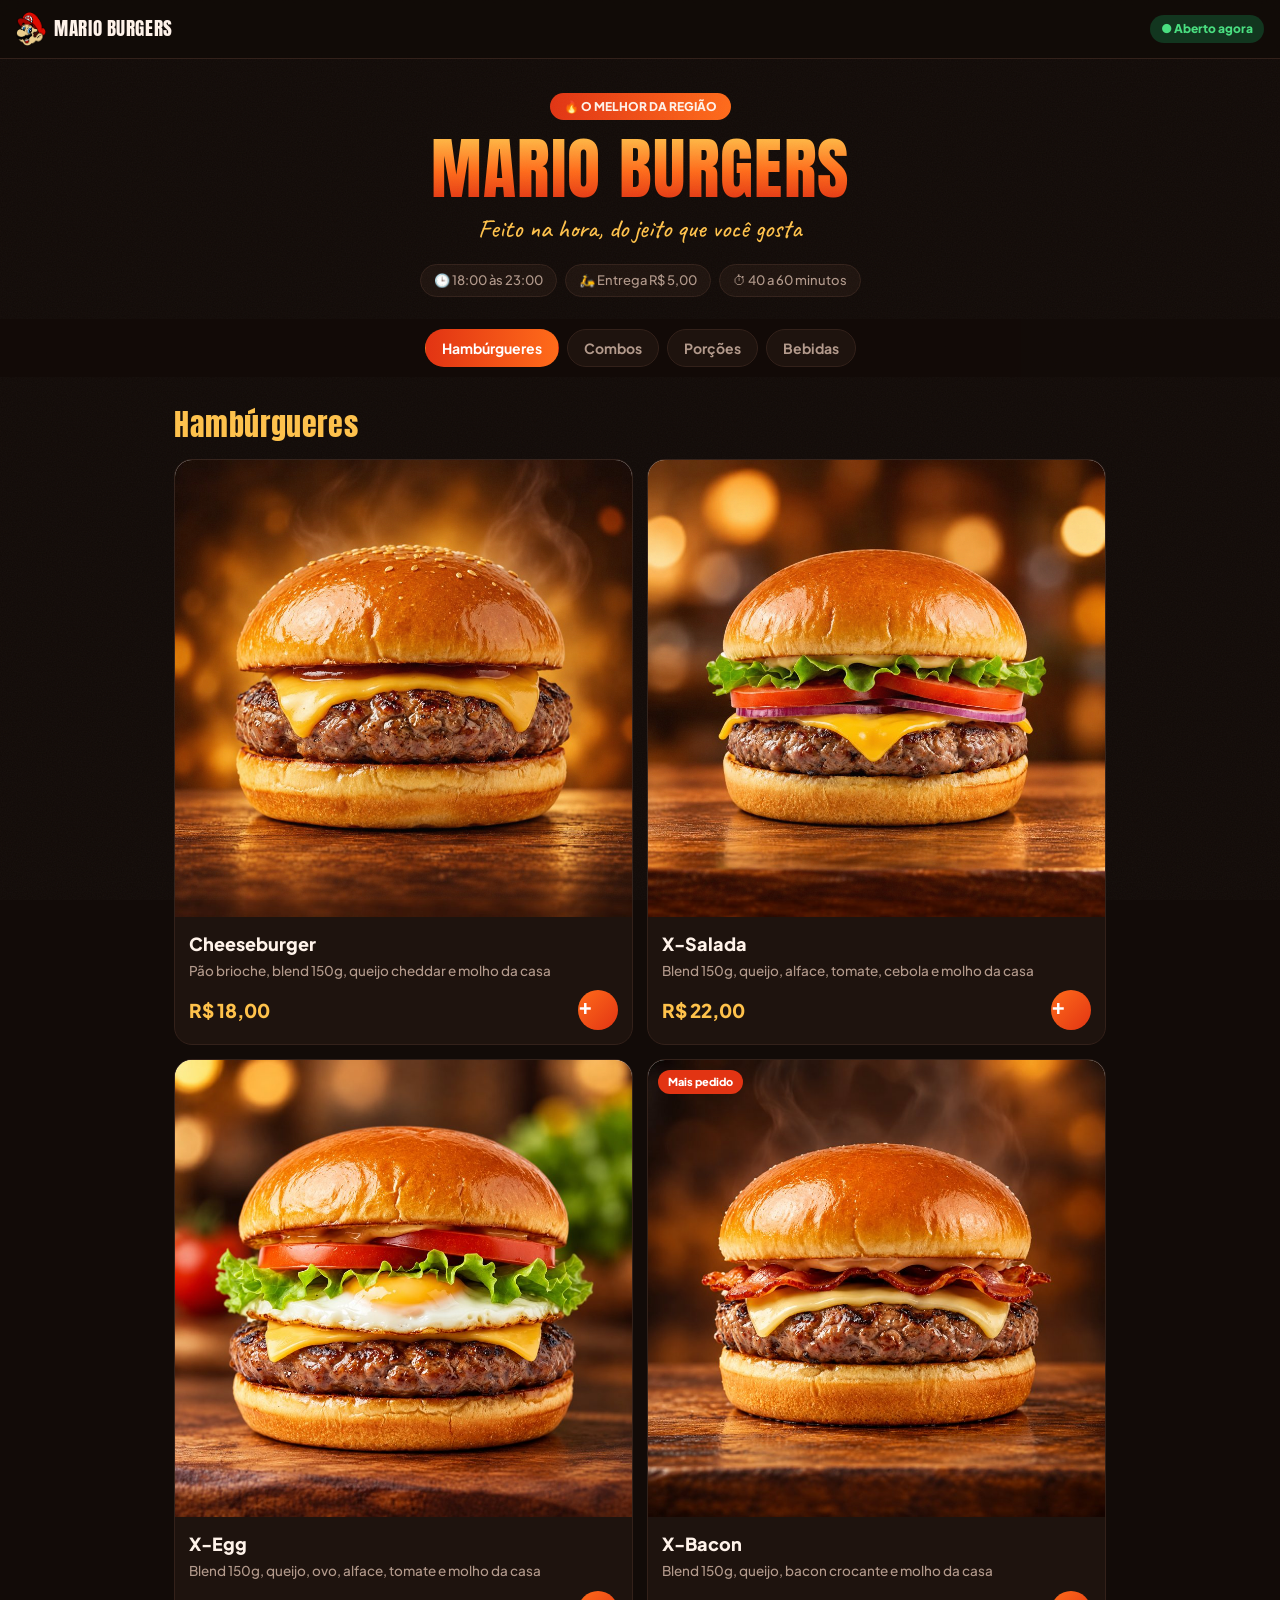
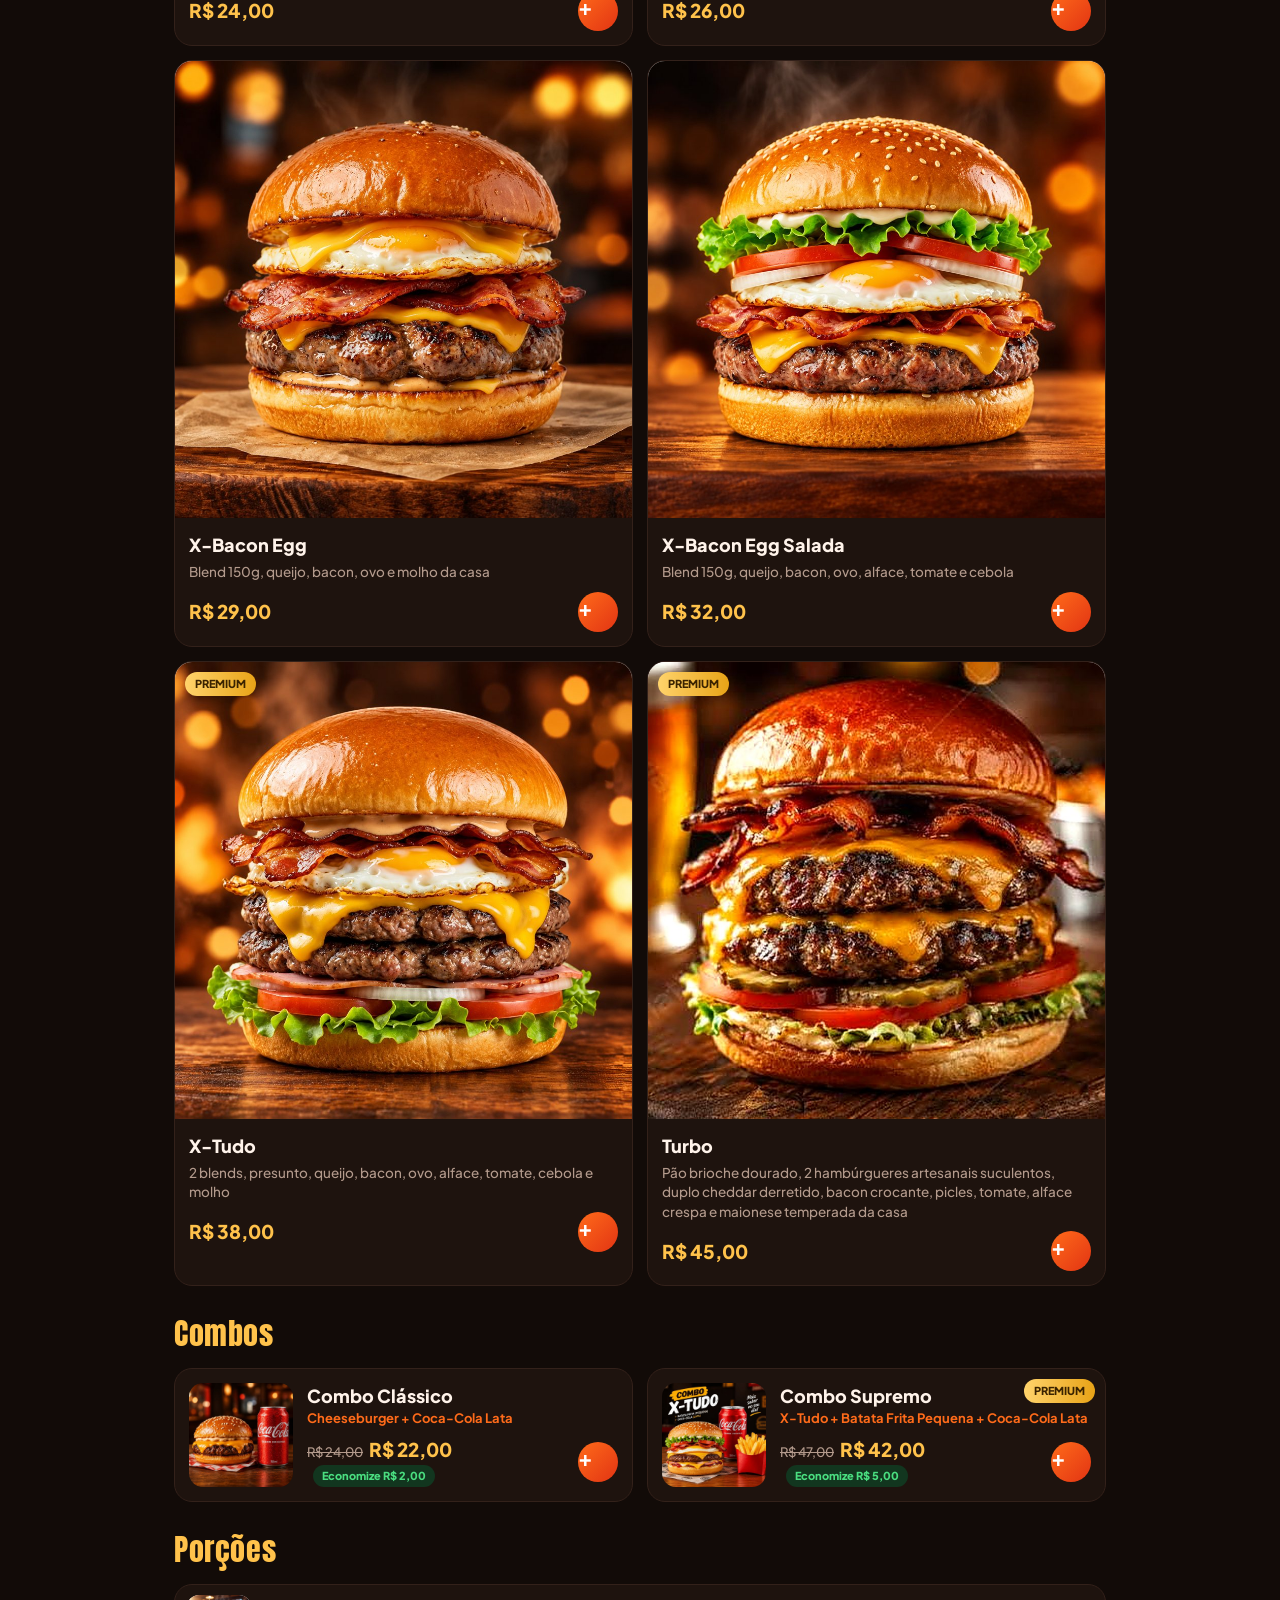
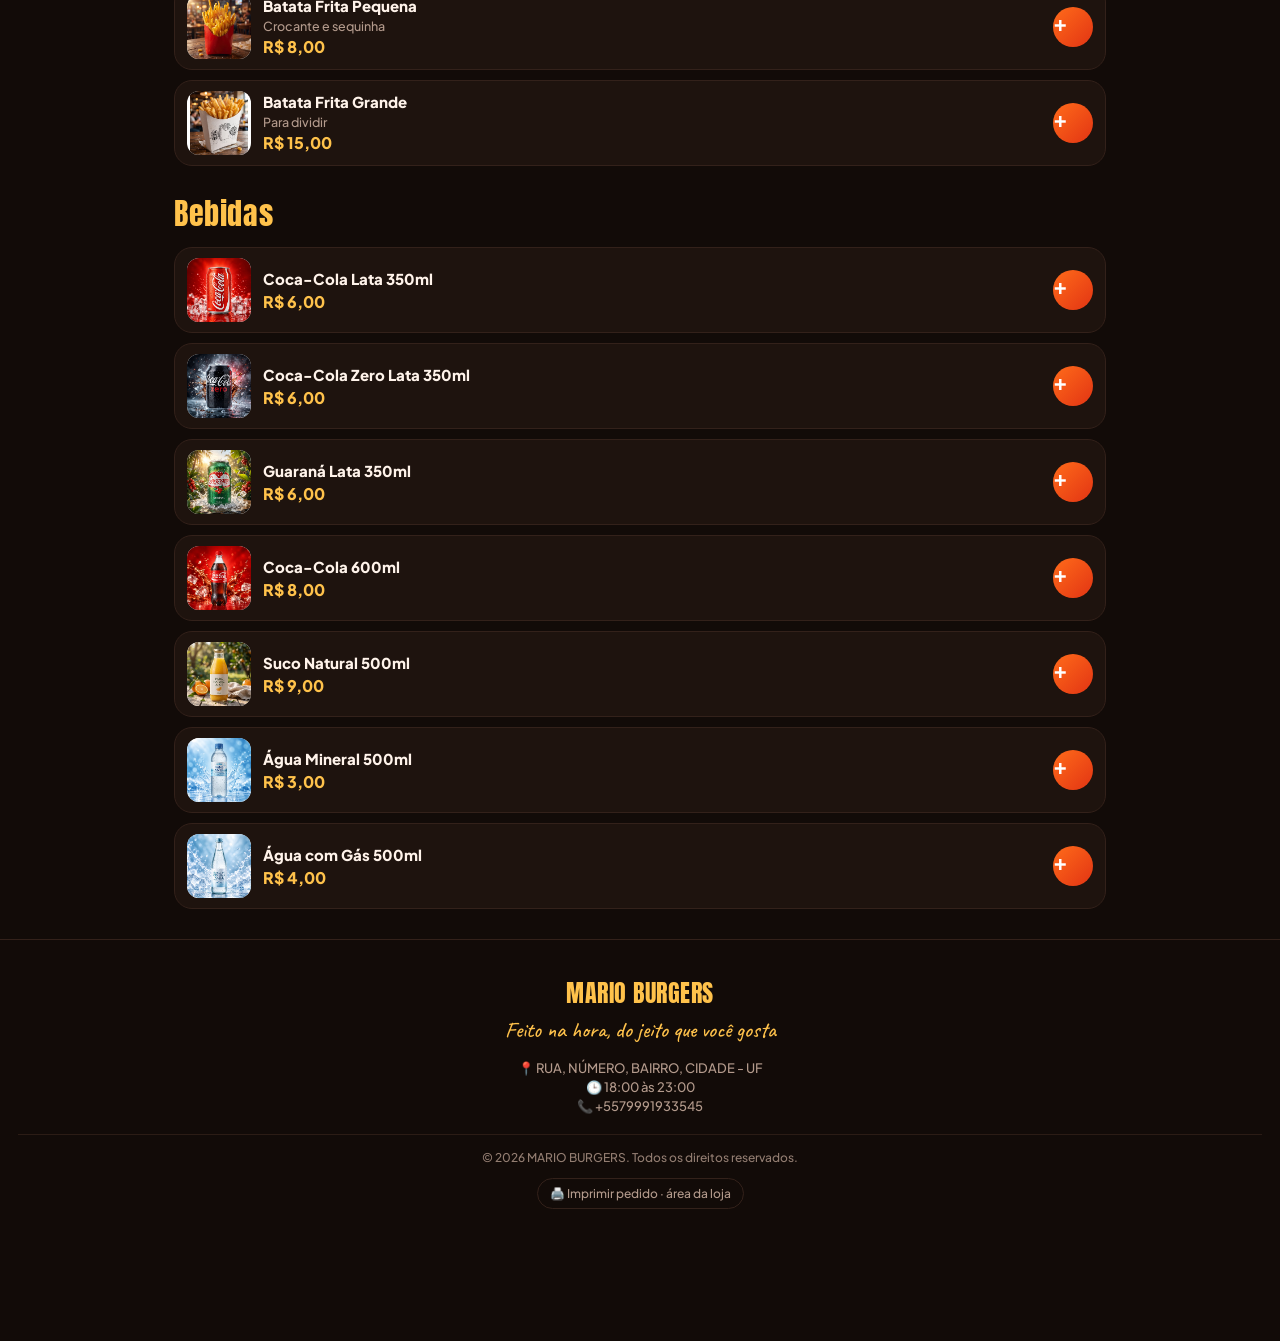
<file: index.html>
<!DOCTYPE html>
<html lang="pt-BR">

<head>
    <meta charset="utf-8">
    <meta name="viewport" content="width=device-width,initial-scale=1,viewport-fit=cover">
    <meta name="theme-color" content="#120b08">
    <meta name="apple-mobile-web-app-capable" content="yes">
    <meta name="mobile-web-app-capable" content="yes">
    <meta name="apple-mobile-web-app-status-bar-style" content="black-translucent">
    <meta name="apple-mobile-web-app-title" content="Cardápio">
    <meta property="og:type" content="website">
    <meta property="og:title" content="Cardápio Digital">
    <meta property="og:description" content="Confira nosso cardápio digital.">
    <meta property="og:image" content="images/logo_teste.png">
    <meta name="twitter:card" content="summary_large_image">
    <meta name="twitter:title" content="Cardápio Digital">
    <meta name="twitter:description" content="Confira nosso cardápio digital.">
    <meta name="twitter:image" content="images/logo_teste.png">
    <link rel="manifest" href="manifest.json">
    <link rel="apple-touch-icon" href="icons/icon-192.png">
    <title>Cardápio Digital</title>
    <link rel="preconnect" href="https://fonts.googleapis.com">
    <link
        href="https://fonts.googleapis.com/css2?family=Anton&family=Caveat:wght@600&family=Plus+Jakarta+Sans:wght@400;500;700;800&display=swap"
        rel="stylesheet">
    <link rel="stylesheet" href="css/style.css">
</head>

<body>
    <div id="promo"><span id="pt"></span><button onclick="promo.style.display='none'" aria-label="Fechar">✕</button>
    </div>
    <header class="top">
        <div class="brand"><span id="bE" class="logo"></span><span id="bN"></span></div><span id="st" class="st"></span>
    </header>
    <div class="hero"><span class="kick" id="hk">🔥 Cardápio digital</span>
        <h1 id="hN"></h1>
        <div class="tag" id="hT"></div>
        <div class="pills" id="hP"></div>
    </div>
    <nav class="chips" id="chips"></nav>
    <main id="menu"></main>
    <footer>
        <div class="an" id="fN"></div>
        <div class="tag" id="fT"></div>
        <div id="fI"></div>
        <div class="copy" id="fC"></div>
        <div class="lj"><a href="loja.html" id="fL">🖨️ Imprimir pedido · área da loja</a></div>
    </footer>
    <div class="bar" id="bar" onclick="openCart()"></div>
    <div class="toast" id="toast"></div>
    <div class="ov" id="mo" onclick="if(event.target===this)closeM()">
        <div class="sheet" id="sh"></div>
    </div>
    <div class="ov" id="do" onclick="if(event.target===this)closeD()">
        <div class="dr" id="dr"></div>
    </div>
    <div class="ov closed" id="cl">
        <div>
            <div class="an">Estamos fechados</div>
            <p id="clp" style="color:var(--mu)"></p><button class="cta"
                onclick="cl.classList.remove('show')">Entendi</button>
        </div>
    </div>
    <div class="pwa" id="pwa"><span style="flex:1" id="pwt"></span><button id="pwi" class="hide"
            style="font-weight:800;color:var(--o)">Instalar</button><button onclick="pwaX()"
            aria-label="Fechar">✕</button></div>
    <a id="wal" class="hide" target="_blank" rel="noopener"></a>
    <script src="js/config.js"></script>
    <script src="js/app.js"></script>
</body>

</html>
</file>
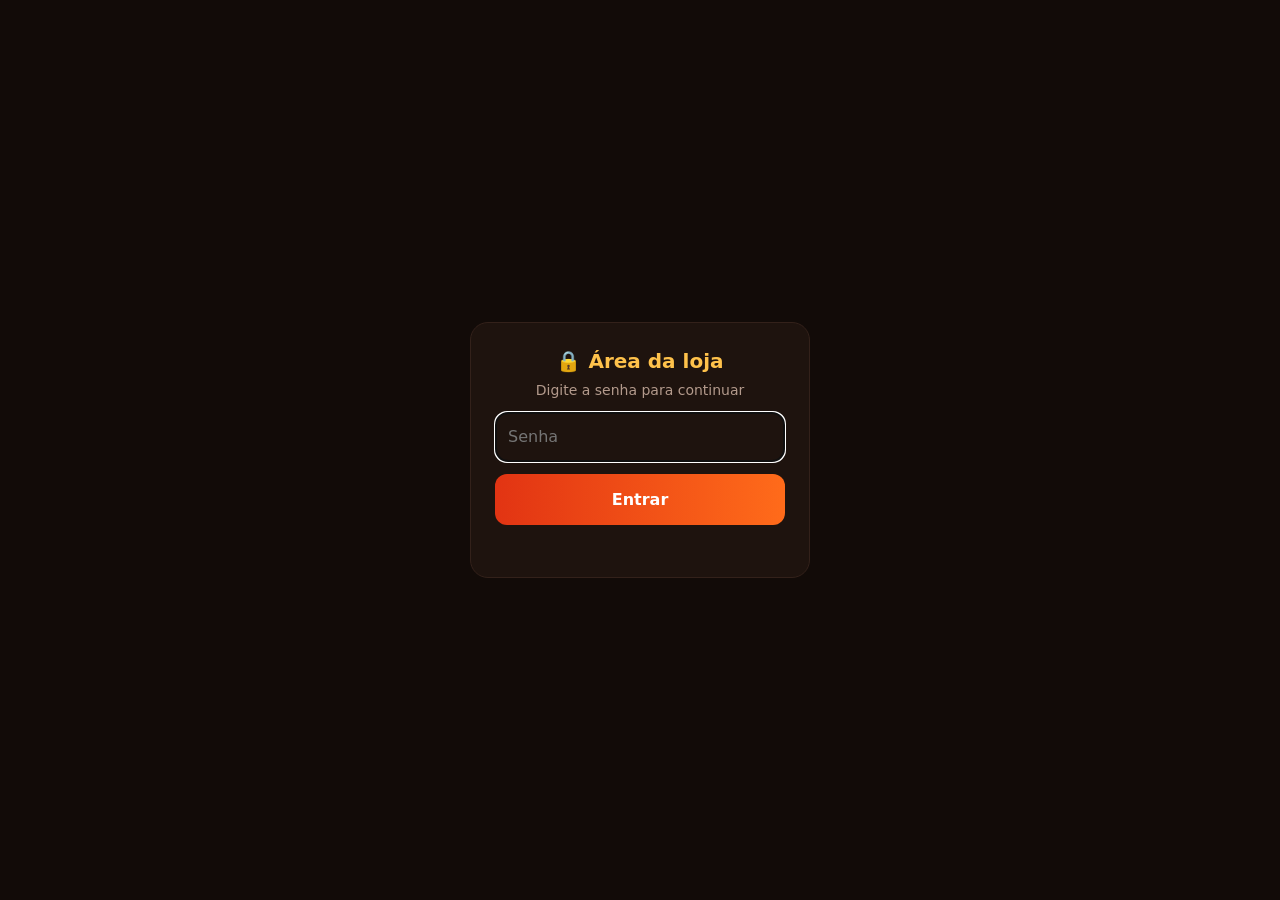
<file: loja.html>
<!DOCTYPE html>
<html lang="pt-BR">

<head>
    <meta charset="utf-8">
    <meta name="viewport" content="width=device-width,initial-scale=1">
    <meta name="robots" content="noindex,nofollow">
    <meta name="theme-color" content="#120b08">
    <title>Área da loja · Imprimir pedido</title>
    <style>
        :root {
            --o: #ff6b1a;
            --r: #e23413;
            --g: #ffc24b;
            --bg: #120b08;
            --card: #1e130e;
            --line: #33211a;
            --tx: #fff3ea;
            --mu: #b39a8c
        }

        * {
            box-sizing: border-box;
            margin: 0
        }

        body {
            background: var(--bg);
            color: var(--tx);
            font: 500 15px/1.45 system-ui, -apple-system, "Segoe UI", sans-serif;
            padding: 16px
        }

        .wrap {
            max-width: 720px;
            margin: auto
        }

        header {
            display: flex;
            justify-content: space-between;
            align-items: center;
            gap: 10px;
            margin-bottom: 14px
        }

        h1 {
            font-size: 20px;
            color: var(--g)
        }

        a,
        button {
            font: inherit;
            color: inherit
        }

        .lnk {
            color: var(--mu);
            font-size: 13px;
            background: none;
            border: 0;
            cursor: pointer;
            text-decoration: underline
        }

        label {
            display: block;
            font-weight: 700;
            margin: 10px 0 6px
        }

        textarea,
        input,
        select {
            width: 100%;
            background: var(--card);
            border: 1px solid var(--line);
            color: var(--tx);
            border-radius: 12px;
            padding: 12px;
            font: inherit;
            font-size: 16px
        }

        textarea {
            min-height: 220px;
            resize: vertical
        }

        .row {
            display: flex;
            gap: 10px;
            flex-wrap: wrap;
            margin-top: 12px;
            align-items: center
        }

        .btn {
            border: 0;
            border-radius: 12px;
            padding: 14px 18px;
            font-weight: 800;
            font-size: 16px;
            cursor: pointer;
            background: var(--card);
            border: 1px solid var(--line)
        }

        .btn.p {
            flex: 1;
            background: linear-gradient(90deg, var(--r), var(--o));
            border: 0;
            color: #fff
        }

        .cp {
            display: flex;
            align-items: center;
            gap: 8px;
            color: var(--mu);
            font-size: 14px
        }

        .cp select {
            width: auto;
            padding: 10px
        }

        h2 {
            font-size: 14px;
            color: var(--mu);
            margin: 22px 0 8px;
            font-weight: 700
        }

        .ok {
            color: #4ade80;
            font-weight: 700;
            min-height: 22px;
            margin-top: 8px
        }

        /* tela de senha */
        #gate {
            position: fixed;
            inset: 0;
            background: var(--bg);
            z-index: 10;
            display: none;
            align-items: center;
            justify-content: center;
            padding: 20px
        }

        #gate.show {
            display: flex
        }

        #gate .box {
            background: var(--card);
            border: 1px solid var(--line);
            border-radius: 18px;
            padding: 24px;
            width: 100%;
            max-width: 340px;
            text-align: center
        }

        #gate h1 {
            margin-bottom: 4px
        }

        #gate p {
            color: var(--mu);
            font-size: 14px;
            margin-bottom: 12px
        }

        #gate .err {
            color: #ff7a66;
            min-height: 20px;
            margin-top: 8px;
            font-size: 14px
        }

        /* cupom (pré-visualização = o que sai impresso) */
        .cup {
            background: #fff;
            color: #000;
            font: 600 13px/1.35 "Courier New", monospace;
            padding: 10px 8px;
            border-radius: 6px;
            margin: auto;
            overflow-wrap: anywhere
        }

        .cup hr {
            border: 0;
            border-top: 1px dashed #000;
            margin: 7px 0
        }

        .tk-c {
            text-align: center
        }

        .tk-nome {
            font-size: 18px;
            font-weight: 800
        }

        .tk-n {
            font-size: 28px;
            font-weight: 800;
            text-align: center;
            margin: 6px 0
        }

        .tk-tipo {
            font-weight: 800;
            font-size: 16px;
            border: 2px solid #000;
            padding: 3px;
            margin: 6px 0
        }

        .tk-end {
            font-size: 16px;
            font-weight: 800;
            margin: 4px 0
        }

        .tk-b {
            font-weight: 800
        }

        .tk-i,
        .tk-l {
            display: flex;
            justify-content: space-between;
            gap: 8px
        }

        .tk-i {
            font-weight: 800;
            margin-top: 3px
        }

        .tk-s {
            padding-left: 10px;
            font-size: 12px
        }

        .tk-o {
            padding-left: 10px;
            font-weight: 800
        }

        .tk-t {
            font-size: 19px;
            font-weight: 800
        }

        .pb {
            break-after: page;
            page-break-after: always
        }

        .vazio {
            color: #777;
            text-align: center;
            padding: 20px 0;
            font-family: system-ui
        }

        #pr {
            display: none
        }

        /* lista de pedidos */
        .bar {
            display: flex;
            gap: 8px;
            flex-wrap: wrap;
            align-items: center;
            margin: 4px 0 10px
        }

        .bar select {
            width: auto;
            padding: 9px
        }

        .bar .btn {
            padding: 10px 14px;
            font-size: 14px
        }

        .bar label {
            margin: 0;
            font-weight: 600;
            font-size: 14px;
            color: var(--mu);
            display: flex;
            gap: 6px;
            align-items: center
        }

        .bar label input {
            width: 18px;
            height: 18px;
            padding: 0
        }

        .ped {
            display: flex;
            gap: 12px;
            align-items: center;
            background: var(--card);
            border: 1px solid var(--line);
            border-left: 5px solid var(--o);
            border-radius: 14px;
            padding: 12px;
            margin-bottom: 10px
        }

        .ped.feito {
            border-left-color: #2f6b45;
            opacity: .7
        }

        .ped .n {
            font-size: 22px;
            font-weight: 800;
            color: var(--g);
            min-width: 62px
        }

        .ped .m {
            flex: 1;
            min-width: 0
        }

        .ped .m b {
            display: block;
            overflow: hidden;
            text-overflow: ellipsis;
            white-space: nowrap
        }

        .ped .m small {
            color: var(--mu);
            display: block
        }

        .ped .btn {
            padding: 12px 14px;
            font-size: 15px
        }

        .tag {
            display: inline-block;
            font-size: 11px;
            font-weight: 800;
            border-radius: 99px;
            padding: 2px 8px;
            background: #3a1410;
            color: #ff9a85
        }

        .tag.e {
            background: #12361f;
            color: #4ade80
        }

        .vz {
            color: var(--mu);
            text-align: center;
            padding: 22px 0
        }

        details {
            margin-top: 20px;
            border-top: 1px solid var(--line);
            padding-top: 6px
        }

        summary {
            cursor: pointer;
            font-weight: 700;
            color: var(--mu);
            padding: 10px 0
        }

        @media print {

            body>*:not(#pr) {
                display: none !important
            }

            body {
                background: #fff;
                padding: 0
            }

            #pr {
                display: block !important
            }

            #pr .cup {
                width: 100% !important;
                max-width: none !important;
                padding: 0;
                border-radius: 0
            }
        }
    </style>
</head>

<body>
    <div id="gate">
        <div class="box">
            <h1>🔒 Área da loja</h1>
            <p>Digite a senha para continuar</p>
            <input type="password" id="pin" inputmode="numeric" autocomplete="current-password" placeholder="Senha">
            <button class="btn p" style="width:100%;margin-top:12px" id="go">Entrar</button>
            <div class="err" id="gerr"></div>
        </div>
    </div>

    <div class="wrap" id="app" style="display:none">
        <header>
            <h1>🖨️ Pedidos da loja</h1>
            <span><a class="lnk" href="index.html">Cardápio</a> · <button class="lnk" id="sair">Sair</button></span>
        </header>

        <div class="bar">
            <select id="dia">
                <option value="0">Hoje</option>
                <option value="1">Ontem</option>
            </select>
            <button class="btn" id="atualizar">🔄 Atualizar</button>
            <label><input type="checkbox" id="som" checked> 🔔 Avisar novo pedido</label>
            <label><input type="checkbox" id="auto"> 🖨️ Imprimir novos pedidos automaticamente</label>
            <label>Vias
                <select id="vias">
                    <option>1</option>
                    <option>2</option>
                    <option>3</option>
                </select></label>
        </div>
        <div class="ok" id="msg"></div>
        <div id="lista"><div class="vz">Carregando…</div></div>

        <details>
            <summary>📋 Colar pedido do WhatsApp (reserva)</summary>
            <textarea id="txt" placeholder="Copie a mensagem do pedido no WhatsApp e cole aqui…"></textarea>
            <div class="row">
                <button class="btn" id="colar">📋 Colar</button>
                <button class="btn" id="limpar">🗑️ Limpar</button>
                <button class="btn p" id="imp">🖨️ Imprimir</button>
            </div>
            <h2>PRÉ-VISUALIZAÇÃO</h2>
            <div id="pv" class="cup"></div>
        </details>
    </div>
    <div id="pr"></div>

    <script src="js/config.js"></script>
    <script>
        const $ = id => document.getElementById(id);
        const H = s => String(s).replace(/[&<>"]/g, c => ({ "&": "&amp;", "<": "&lt;", ">": "&gt;", '"': "&quot;" }[c]));
        const R = v => "R$ " + Number(v || 0).toFixed(2).replace(".", ",");
        const fn = n => "#" + String(n).padStart(3, "0");
        const URL_API = (CONFIG.planilha && CONFIG.planilha.url) || "";
        const LARG = (CONFIG.impressao && CONFIG.impressao.largura) || "80mm";
        const MM = /mm$/.test(LARG);
        const ABRE = CONFIG.horario.abre;

        /* tamanho do papel */
        (() => {
            const s = document.createElement("style");
            s.textContent = (MM ? `@page{size:${LARG} auto;margin:3mm}` : `@page{size:${LARG};margin:12mm}.cup{font-size:16px!important}`) +
                `#pv{max-width:${MM ? LARG : "210mm"};${MM ? "width:" + LARG : ""}}`;
            document.head.appendChild(s);
        })();

        const api = b => fetch(URL_API, { method: "POST", body: JSON.stringify(b) }).then(r => r.json());

        /* ===== acesso por senha (conferida no Google Apps Script) ===== */
        const KEY = "lojaTk", VALID = 30 * 864e5; /* mantém conectado 30 dias neste aparelho */
        let TOKEN = null, PED = [], vistos = null, timer = null;
        function sessao() { try { const s = JSON.parse(localStorage.getItem(KEY)); if (s && s.t && Date.now() - s.ts < VALID) return s.t } catch (e) { } return null }
        function abrir() {
            $("gate").classList.remove("show"); $("app").style.display = ""; renderPv(); carregar();
            clearInterval(timer); timer = setInterval(() => { if ((document.visibilityState === "visible" || $("auto").checked) && TOKEN) carregar(true) }, 15000);
        }
        function pedirSenha() { clearInterval(timer); TOKEN = null; $("app").style.display = "none"; $("gate").classList.add("show"); setTimeout(() => $("pin").focus(), 50) }
        async function entrar() {
            const e = $("gerr");
            if (!URL_API) { e.textContent = "Configure a URL da planilha em js/config.js (veja apps-script/INSTALAR.txt)."; return }
            e.textContent = "Conferindo…"; $("go").disabled = true;
            try {
                const r = await api({ action: "auth", pin: $("pin").value });
                if (r.ok && r.token) { TOKEN = r.token; try { localStorage.setItem(KEY, JSON.stringify({ t: TOKEN, ts: Date.now() })) } catch (x) { } e.textContent = ""; abrir() }
                else if (r.ok) e.textContent = "Atualize o Code.gs no Google (veja INSTALAR.txt) — falta a versão nova.";
                else e.textContent = r.bloqueado ? "Muitas tentativas. Aguarde 10 minutos." : "Senha incorreta.";
            } catch (x) { e.textContent = "Sem conexão. Tente novamente." }
            $("go").disabled = false; $("pin").value = "";
        }
        $("go").onclick = entrar;
        $("pin").onkeydown = e => { if (e.key === "Enter") entrar() };
        $("sair").onclick = () => { try { localStorage.removeItem(KEY) } catch (e) { } pedirSenha() };

        /* ===== lista de pedidos do dia ===== */
        function beep() { try { const a = new (window.AudioContext || window.webkitAudioContext)(), o = a.createOscillator(), g = a.createGain(); o.connect(g); g.connect(a.destination); o.frequency.value = 880; g.gain.value = .15; o.start(); setTimeout(() => { o.stop(); a.close() }, 400) } catch (e) { } }
        let carregando = false;
        async function carregar(auto) {
            if (carregando) return;
            carregando = true;
            if (!auto) $("msg").textContent = "";
            try {
                const r = await api({ action: "listar", token: TOKEN, abre: ABRE, ontem: $("dia").value === "1" });
                if (!r.ok) { if (r.erro === "auth") { try { localStorage.removeItem(KEY) } catch (e) { } pedirSenha(); return } throw 0 }
                PED = r.pedidos;
                const novos = vistos ? PED.filter(p => !vistos.has(p.n)) : [];
                if (novos.length && $("som").checked) beep();
                vistos = new Set(PED.map(p => p.n));
                desenha();
                /* impressão automática: só pedidos que chegaram com a página aberta, do dia de hoje e ainda não impressos */
                if ($("auto").checked && $("dia").value === "0") {
                    novos.filter(p => !p.impresso).sort((x, y) => x.n - y.n).forEach(p => fila.push(p));
                    rodaFila();
                }
            } catch (e) { if (!auto) $("msg").textContent = "⚠️ Não foi possível carregar. Verifique a internet." }
            finally { carregando = false }
        }
        function desenha() {
            const pend = PED.filter(p => !p.impresso).length;
            document.title = (pend ? "(" + pend + ") " : "") + "Pedidos da loja";
            $("lista").innerHTML = PED.length ? PED.map(p => `<div class="ped ${p.impresso ? "feito" : ""}">
<div class="n">${fn(p.n)}</div>
<div class="m"><b>${H(p.nome)}</b><small>${H(p.hora)} · <span class="tag ${p.tipo === "Entrega" ? "" : "e"}">${H(p.tipo)}</span> · ${R(p.total)} · ${H(p.pag)}</small>${p.impresso ? `<small>✔ Impresso ${H(p.impresso.replace("Sim ", ""))}</small>` : ""}</div>
<button class="btn ${p.impresso ? "" : "p"}" data-n="${p.n}">🖨️ ${p.impresso ? "Reimprimir" : "Imprimir"}</button></div>`).join("") : `<div class="vz">Nenhum pedido neste dia.</div>`;
        }
        $("lista").onclick = e => { const b = e.target.closest("[data-n]"); if (b) imprimirPed(Number(b.dataset.n)) };
        $("atualizar").onclick = () => carregar();
        $("dia").onchange = () => { vistos = null; carregar() };

        /* ===== cupom a partir dos dados da planilha ===== */
        function cupomPed(p) {
            const d = p.dados, ent = p.tipo === "Entrega";
            let h = `<div class="tk-c tk-nome">${H(CONFIG.nome)}</div><div class="tk-n">PEDIDO ${fn(p.n)}</div><div class="tk-c">${H(p.data)} ${H(p.hora)}</div>
<div class="tk-c tk-tipo">${ent ? "ENTREGA" : "RETIRADA NO LOCAL"}</div>
<div><b>Cliente:</b> ${H(p.nome)}</div><div><b>Tel:</b> ${H(p.tel)}</div>`;
            if (ent) h += `<div class="tk-end">ENDEREÇO:<br>${d ? H(d.end) + "<br>" + H(d.bai) + (d.comp ? "<br>Ref.: " + H(d.comp) : "") : H(p.endereco)}</div>`;
            h += `<hr><div class="tk-b">ITENS</div>`;
            if (d) {
                h += d.itens.map(i => `<div class="tk-i"><span>${i.q}x ${H(i.n)}</span><span>${R(i.p)}</span></div>${i.ci && i.ci.length ? `<div class="tk-s">${i.ci.map(H).join(" + ")}</div>` : ""}${i.ex && i.ex.length ? `<div class="tk-s">+ ${i.ex.map(H).join(", ")}</div>` : ""}${i.ob ? `<div class="tk-o">OBS: ${H(i.ob)}</div>` : ""}`).join("");
                h += `<hr><div class="tk-l"><span>Subtotal</span><span>${R(d.sub)}</span></div><div class="tk-l"><span>Entrega</span><span>${ent ? R(d.taxa) : "Retirada"}</span></div>`;
            } else {
                h += p.itens.split(" | ").map(x => `<div class="tk-i"><span>${H(x)}</span></div>`).join("") + "<hr>";
            }
            h += `<div class="tk-l tk-t"><span>TOTAL</span><span>${R(p.total)}</span></div><hr>
<div><b>Pagamento: ${H(p.pag)}${p.pag === "Dinheiro" && p.troco ? " · troco p/ " + H(p.troco) : ""}</b></div>${d && d.prev ? `<div>Previsão: ${H(d.prev)}</div>` : ""}`;
            return h;
        }
        function imprimirHtml(h) {
            const v = Number($("vias").value) || 1;
            $("pr").innerHTML = Array.from({ length: v }, (_, i) => `<div class="cup ${i < v - 1 ? "pb" : ""}">${h}</div>`).join("");
            window.print();
        }
        async function imprimeUm(p, ontem) {
            imprimirHtml(cupomPed(p));
            p.impresso = "Sim " + new Date().toLocaleTimeString("pt-BR", { hour: "2-digit", minute: "2-digit" }); desenha();
            try { await api({ action: "marcar", token: TOKEN, abre: ABRE, ontem: ontem, n: p.n }) } catch (e) { }
        }
        function imprimirPed(n) {
            const p = PED.find(x => x.n === n); if (!p) return;
            const ontem = $("dia").value === "1";
            setTimeout(() => imprimeUm(p, ontem), 100);
        }
        const sleep = ms => new Promise(r => setTimeout(r, ms));
        let fila = [], rodando = false;
        async function rodaFila() {
            if (rodando) return;
            rodando = true;
            try {
                while (fila.length) {
                    const p = fila.shift();
                    await imprimeUm(p, false);
                    $("msg").textContent = "🖨️ Pedido " + fn(p.n) + " impresso automaticamente";
                    await sleep(1500); /* intervalo entre cupons */
                }
            } finally { rodando = false }
        }
        /* liga/desliga a impressão automática (lembrado neste aparelho) */
        try { $("auto").checked = localStorage.getItem("lojaAuto") === "1" } catch (e) { }
        $("auto").onchange = () => {
            if ($("auto").checked && !confirm("Cada pedido novo será impresso sozinho nesta tela.\n\nUse em UM computador só (o do balcão), com a impressão silenciosa configurada (veja GUIA-IMPRESSAO-AUTOMATICA.txt).\n\nAtivar?")) $("auto").checked = false;
            try { localStorage.setItem("lojaAuto", $("auto").checked ? "1" : "0") } catch (e) { }
            $("msg").textContent = $("auto").checked ? "🖨️ Impressão automática LIGADA. Mantenha esta tela aberta." : "Impressão automática desligada.";
        };

        /* ===== reserva: colar pedido do WhatsApp ===== */
        const limpa = s => s.replace(/[*_~]/g, "").replace(/[\u{1F000}-\u{1FFFF}\u{2300}-\u{23FF}\u{2600}-\u{27BF}\u{2B00}-\u{2BFF}\u{FE0F}\u200d\u21B3]/gu, "").replace(/\s+/g, " ").trim();
        function cupom(txt) {
            const linhas = txt.replace(/\r/g, "").split("\n").map(l =>
                l.replace(/^\[\d{1,2}:\d{2}(?:, \d{1,2}\/\d{1,2}\/\d{2,4})?\]\s*[^:]{0,60}:\s?/, "")
                    .replace(/^\d{1,2}\/\d{1,2}\/\d{2,4},? \d{1,2}:\d{2}\s*-\s*[^:]{0,60}:\s?/, ""));
            const agora = new Date(), dt = agora.toLocaleDateString("pt-BR") + " " + agora.toLocaleTimeString("pt-BR", { hour: "2-digit", minute: "2-digit" });
            let h = "", prim = true, entrega = false, hrSub = false, m;
            for (const ln of linhas) {
                const c = limpa(ln); if (!c) continue;
                if ((m = c.match(/PEDIDO\s*(#\S+)/i))) { h += `<div class="tk-n">PEDIDO ${H(m[1])}</div><div class="tk-c">${dt}</div>`; prim = false; continue }
                if (prim) { h += `<div class="tk-c tk-nome">${H(c)}</div>`; prim = false; continue }
                if (ln.includes("👤")) { h += `<div><b>Cliente:</b> ${H(c)}</div>`; continue }
                if (ln.includes("📞")) { h += `<div><b>Tel:</b> ${H(c)}</div>`; continue }
                if (ln.includes("🛵")) { entrega = true; h += `<div class="tk-c tk-tipo">ENTREGA</div>`; continue }
                if (ln.includes("🏪")) { entrega = false; h += `<div class="tk-c tk-tipo">RETIRADA NO LOCAL</div>`; continue }
                if (ln.includes("📍")) { h += entrega ? `<div class="tk-end">ENDEREÇO:<br>${H(c)}</div>` : `<div>Local: ${H(c)}</div>`; continue }
                if (/^ITENS$/i.test(c)) { h += `<hr><div class="tk-b">ITENS</div>`; continue }
                if ((m = c.match(/^(\d+)\s*x\s+(.+?)\s+[—–-]\s+(R\$\s*[\d.,]+)$/i))) { h += `<div class="tk-i"><span>${m[1]}x ${H(m[2])}</span><span>${H(m[3])}</span></div>`; continue }
                if (ln.includes("↳")) { h += `<div class="tk-s">${H(c)}</div>`; continue }
                if (ln.includes("➕")) { h += `<div class="tk-s">+ ${H(c)}</div>`; continue }
                if (ln.includes("📝")) { h += `<div class="tk-o">OBS: ${H(c)}</div>`; continue }
                if ((m = c.match(/^(Subtotal|Entrega)\s*:\s*(.+)$/i))) { if (!hrSub) { h += "<hr>"; hrSub = true } h += `<div class="tk-l"><span>${m[1]}</span><span>${H(m[2])}</span></div>`; continue }
                if ((m = c.match(/^TOTAL\s*:\s*(.+)$/i))) { h += `<div class="tk-l tk-t"><span>TOTAL</span><span>${H(m[1])}</span></div>`; continue }
                if (ln.includes("💳")) { h += `<hr><div><b>${H(c.replace(/\s*\(chave[^)]*\)/i, ""))}</b></div>`; continue }
                h += `<div>${H(c)}</div>`
            }
            return h
        }
        function renderPv() { const t = $("txt").value.trim(); $("pv").innerHTML = t ? cupom(t) : `<div class="vazio">Cole o pedido acima para ver o cupom</div>` }
        $("txt").oninput = renderPv;
        $("imp").onclick = () => { if (!$("txt").value.trim()) { $("msg").textContent = "Cole o pedido primeiro."; return } $("msg").textContent = ""; imprimirHtml(cupom($("txt").value.trim())) };
        $("limpar").onclick = () => { $("txt").value = ""; renderPv(); $("txt").focus() };
        $("colar").onclick = async () => {
            try { $("txt").value = await navigator.clipboard.readText(); renderPv() }
            catch (e) { $("msg").textContent = "Não foi possível colar sozinho. Toque no campo e cole (Ctrl+V)." }
        };

        TOKEN = sessao(); TOKEN ? abrir() : pedirSenha();
    </script>
</body>

</html>
</file>
<file: css/style.css>
:root {
    --o: #ff6b1a;
    --r: #e23413;
    --g: #ffc24b;
    --bg: #120b08;
    --card: #1e130e;
    --line: #33211a;
    --tx: #fff3ea;
    --mu: #b39a8c
}

* {
    box-sizing: border-box;
    margin: 0;
    -webkit-tap-highlight-color: transparent
}

html {
    scroll-behavior: smooth;
    scroll-padding-top: 120px
}

body {
    background: var(--bg);
    color: var(--tx);
    font: 500 15px/1.45 'Plus Jakarta Sans', system-ui, sans-serif;
    padding: env(safe-area-inset-top) 0 calc(96px + env(safe-area-inset-bottom))
}

body::before {
    content: "";
    position: fixed;
    inset: 0;
    pointer-events: none;
    z-index: 1;
    opacity: .04;
    background: url("data:image/svg+xml,%3Csvg xmlns='http://www.w3.org/2000/svg' width='200' height='200'%3E%3Cfilter id='n'%3E%3CfeTurbulence type='fractalNoise' baseFrequency='.8' numOctaves='3'/%3E%3C/filter%3E%3Crect width='100%25' height='100%25' filter='url(%23n)'/%3E%3C/svg%3E")
}

button {
    font: inherit;
    color: inherit;
    border: 0;
    background: none;
    cursor: pointer
}

h1,
h2,
.an {
    font-family: Anton, Impact, sans-serif;
    font-weight: 400;
    letter-spacing: .02em
}

#promo {
    display: none;
    align-items: center;
    gap: 10px;
    justify-content: center;
    padding: 9px 14px;
    font-weight: 700;
    font-size: 13px;
    color: #fff;
    text-align: center
}

#promo button {
    font-size: 18px;
    opacity: .8
}

.top {
    position: sticky;
    top: 0;
    z-index: 20;
    display: flex;
    justify-content: space-between;
    align-items: center;
    padding: 12px 16px;
    background: rgba(18, 11, 8, .92);
    backdrop-filter: blur(10px);
    border-bottom: 1px solid var(--line)
}

.brand {
    display: flex;
    gap: 8px;
    align-items: center;
    font-family: Anton;
    font-size: 19px;
    letter-spacing: .03em
}

.logo {
    display: flex;
    align-items: center
}

.logo-img {
    height: 34px;
    width: auto;
    max-width: 120px;
    object-fit: contain;
    border-radius: 6px;
    display: block
}

.st {
    font-size: 12px;
    font-weight: 800;
    padding: 5px 11px;
    border-radius: 99px
}

.st.on {
    background: #12361f;
    color: #4ade80
}

.st.off {
    background: #3a1410;
    color: #ff7a66
}

.hero {
    padding: 34px 18px 22px;
    text-align: center
}

.kick {
    display: inline-block;
    background: linear-gradient(90deg, var(--r), var(--o));
    padding: 5px 14px;
    border-radius: 99px;
    font-size: 12px;
    font-weight: 800;
    margin-bottom: 14px
}

.hero h1 {
    font-size: clamp(40px, 12vw, 68px);
    line-height: 1;
    background: linear-gradient(180deg, var(--g), var(--o) 55%, var(--r));
    -webkit-background-clip: text;
    background-clip: text;
    color: transparent
}

.tag {
    font-family: Caveat, cursive;
    font-size: 26px;
    color: var(--g);
    margin: 8px 0 16px
}

.pills {
    display: flex;
    flex-wrap: wrap;
    gap: 8px;
    justify-content: center
}

.pills span {
    background: var(--card);
    border: 1px solid var(--line);
    border-radius: 99px;
    padding: 6px 13px;
    font-size: 13px;
    color: var(--mu)
}

.chips {
    position: sticky;
    top: var(--th, 55px);
    z-index: 19;
    display: flex;
    gap: 8px;
    overflow-x: auto;
    padding: 10px 14px;
    background: rgba(18, 11, 8, .95);
    scrollbar-width: none
}

.chip {
    flex: none;
    padding: 8px 16px;
    border-radius: 99px;
    border: 1px solid var(--line);
    background: var(--card);
    font-weight: 700;
    font-size: 14px;
    color: var(--mu)
}

.chip.on {
    background: linear-gradient(90deg, var(--r), var(--o));
    color: #fff;
    border-color: transparent
}

main {
    padding: 0 14px;
    max-width: 960px;
    margin: 0 auto
}

section h2 {
    font-size: 30px;
    margin: 26px 0 12px;
    color: var(--g)
}

.grid {
    display: grid;
    gap: 14px
}

.card,
.combo,
.line {
    background: var(--card);
    border: 1px solid var(--line);
    border-radius: 18px;
    overflow: hidden;
    cursor: pointer;
    animation: rev .5s both;
    animation-delay: calc(var(--i)*60ms)
}

@keyframes rev {
    from {
        opacity: 0;
        transform: translateY(16px)
    }

    to {
        opacity: 1;
        transform: none
    }
}

.ph {
    position: relative;
    aspect-ratio: 1/1;
    background: #fff
}

.ph img {
    width: 100%;
    height: 100%;
    object-fit: contain;
    display: block
}

.bdg {
    position: absolute;
    top: 10px;
    left: 10px;
    background: var(--r);
    color: #fff;
    font-size: 11px;
    font-weight: 800;
    padding: 4px 10px;
    border-radius: 99px
}

.bdg.gold {
    background: linear-gradient(90deg, #ffd36b, #e8a317);
    color: #3a2300
}

.cb {
    padding: 14px
}

.cb h3,
.combo h3 {
    font-size: 18px;
    font-weight: 800
}

.cb p,
.combo p {
    color: var(--mu);
    font-size: 13.5px;
    margin: 4px 0 10px
}

.row {
    display: flex;
    justify-content: space-between;
    align-items: center;
    gap: 10px
}

.pr {
    font-size: 19px;
    font-weight: 800;
    color: var(--g)
}

.plus {
    width: 40px;
    height: 40px;
    border-radius: 50%;
    background: linear-gradient(135deg, var(--o), var(--r));
    font-size: 22px;
    font-weight: 700;
    color: #fff;
    flex: none
}

.combo {
    display: flex;
    gap: 14px;
    padding: 14px;
    align-items: center;
    position: relative
}

.combo .em {
    font-size: 54px;
    flex: none
}

.cimg {
    width: 104px;
    height: 104px;
    object-fit: cover;
    border-radius: 14px;
    flex: none
}

.combo .inc {
    font-size: 13px;
    color: var(--o);
    font-weight: 700;
    margin-bottom: 8px
}

.old {
    color: var(--mu);
    text-decoration: line-through;
    font-size: 13px;
    margin-right: 6px
}

.eco {
    display: inline-block;
    background: #12361f;
    color: #4ade80;
    font-size: 11px;
    font-weight: 800;
    padding: 3px 9px;
    border-radius: 99px;
    margin-left: 6px
}

.combo .bdg {
    top: 10px;
    left: auto;
    right: 10px
}

.line {
    display: flex;
    align-items: center;
    gap: 12px;
    padding: 10px 12px;
    margin-bottom: 10px
}

.line .em {
    font-size: 30px;
    width: 64px;
    text-align: center;
    flex: none
}

.line img {
    width: 64px;
    height: 64px;
    object-fit: contain;
    background: #fff;
    border-radius: 12px;
    flex: none
}

.line .m {
    flex: 1;
    min-width: 0
}

.line h3 {
    font-size: 15px;
    font-weight: 800
}

.line p {
    font-size: 12.5px;
    color: var(--mu)
}

footer {
    text-align: center;
    padding: 36px 18px;
    color: var(--mu);
    font-size: 13px;
    border-top: 1px solid var(--line);
    margin-top: 30px
}

.copy {
    margin-top: 18px;
    padding-top: 14px;
    border-top: 1px solid var(--line);
    font-size: 12px;
    opacity: .8
}

footer .an {
    font-size: 24px;
    color: var(--g)
}

footer .tag {
    font-size: 22px;
    margin: 4px 0 12px
}

.bar {
    position: fixed;
    left: 12px;
    right: 12px;
    bottom: calc(12px + env(safe-area-inset-bottom));
    z-index: 30;
    display: none;
    justify-content: space-between;
    align-items: center;
    padding: 14px 18px;
    border-radius: 16px;
    background: linear-gradient(90deg, var(--r), var(--o));
    font-weight: 800;
    box-shadow: 0 8px 30px #000a;
    max-width: 936px;
    margin: auto
}

.toast {
    position: fixed;
    left: 50%;
    top: 70px;
    transform: translate(-50%, -30px);
    opacity: 0;
    z-index: 80;
    background: #12361f;
    color: #4ade80;
    padding: 10px 18px;
    border-radius: 99px;
    font-weight: 700;
    font-size: 14px;
    transition: .3s;
    pointer-events: none
}

.toast.show {
    opacity: 1;
    transform: translate(-50%, 0)
}

.ov {
    position: fixed;
    inset: 0;
    z-index: 50;
    background: rgba(0, 0, 0, .7);
    display: none
}

.ov.show {
    display: block
}

.sheet {
    position: absolute;
    left: 0;
    right: 0;
    bottom: 0;
    max-height: 92vh;
    max-height: 92dvh;
    overscroll-behavior: contain;
    overflow: auto;
    background: var(--bg);
    border-radius: 22px 22px 0 0;
    padding-bottom: calc(16px + env(safe-area-inset-bottom));
    max-width: 560px;
    margin: auto
}

.sheet .ph {
    aspect-ratio: 1/1;
    max-height: 340px;
    margin: 0 auto
}

.sheet .body {
    padding: 16px
}

.x {
    position: absolute;
    top: 10px;
    right: 10px;
    z-index: 2;
    width: 40px;
    height: 40px;
    border-radius: 50%;
    background: #000a;
    color: #fff;
    font-size: 18px
}

.ck {
    display: flex;
    justify-content: space-between;
    align-items: center;
    padding: 11px 0;
    border-bottom: 1px solid var(--line);
    gap: 10px
}

.ck input {
    accent-color: var(--o);
    width: 20px;
    height: 20px
}

textarea,
input[type=text],
input[type=tel],
input[type=number] {
    width: 100%;
    background: var(--card);
    border: 1px solid var(--line);
    color: var(--tx);
    border-radius: 12px;
    padding: 12px;
    font: inherit;
    font-size: 16px;
    margin-top: 6px
}

textarea {
    min-height: 70px;
    resize: none
}

.qty {
    display: flex;
    align-items: center;
    gap: 12px
}

.qty button {
    width: 40px;
    height: 40px;
    border-radius: 50%;
    background: var(--card);
    border: 1px solid var(--line);
    font-size: 18px;
    font-weight: 800
}

.cta {
    width: 100%;
    padding: 15px;
    border-radius: 14px;
    background: linear-gradient(90deg, var(--r), var(--o));
    color: #fff;
    font-weight: 800;
    font-size: 16px;
    margin-top: 14px
}

.cta.wa {
    background: #1fa855
}

.dr {
    position: absolute;
    top: 0;
    right: 0;
    bottom: 0;
    width: min(440px, 100%);
    overscroll-behavior: contain;
    background: var(--bg);
    overflow: auto;
    padding: 16px 16px calc(24px + env(safe-area-inset-bottom));
    animation: sl .3s
}

@keyframes sl {
    from {
        transform: translateX(100%)
    }
}

.dr h2 {
    font-size: 28px;
    color: var(--g);
    margin-bottom: 10px
}

.dr h4 {
    margin: 18px 0 6px;
    font-size: 14px;
    color: var(--g)
}

.ci {
    display: flex;
    gap: 10px;
    padding: 10px 0;
    border-bottom: 1px solid var(--line);
    align-items: center
}

.ci img {
    width: 52px;
    height: 52px;
    object-fit: contain;
    background: #fff;
    border-radius: 10px
}

.ci .e {
    font-size: 30px;
    width: 52px;
    text-align: center
}

.ci .m {
    flex: 1;
    font-size: 13.5px
}

.ci small {
    color: var(--mu);
    display: block
}

.seg {
    display: grid;
    grid-template-columns: 1fr 1fr;
    gap: 8px
}

.seg label,
.pay label {
    border: 1px solid var(--line);
    background: var(--card);
    border-radius: 12px;
    padding: 11px;
    text-align: center;
    font-weight: 700;
    cursor: pointer
}

.seg input,
.pay input {
    display: none
}

.seg input:checked+span,
.pay input:checked+span {
    color: var(--o)
}

.seg label:has(input:checked),
.pay label:has(input:checked) {
    border-color: var(--o);
    background: #2a160d
}

.pay {
    display: grid;
    grid-template-columns: 1fr 1fr;
    gap: 8px
}

.tot {
    display: flex;
    justify-content: space-between;
    padding: 4px 0;
    color: var(--mu)
}

.tot.f {
    color: var(--tx);
    font-weight: 800;
    font-size: 18px
}

.err {
    border-color: #ff4d3a !important;
    animation: sh .4s
}

@keyframes sh {

    20%,
    60% {
        transform: translateX(-6px)
    }

    40%,
    80% {
        transform: translateX(6px)
    }
}

iframe {
    width: 100%;
    height: 190px;
    border: 0;
    border-radius: 12px;
    margin-top: 8px
}

.closed {
    z-index: 70;
    display: none;
    align-items: center;
    justify-content: center;
    text-align: center;
    padding: 24px
}

.closed.show {
    display: flex
}

.closed div {
    background: var(--card);
    border-radius: 20px;
    padding: 28px;
    max-width: 340px
}

.closed .an {
    font-size: 30px;
    color: var(--g);
    margin-bottom: 8px
}

.pwa {
    position: fixed;
    left: 12px;
    right: 12px;
    top: calc(10px + env(safe-area-inset-top));
    z-index: 90;
    background: var(--card);
    border: 1px solid var(--o);
    border-radius: 14px;
    padding: 12px 14px;
    display: none;
    gap: 10px;
    align-items: center;
    font-size: 13px;
    max-width: 560px;
    margin: auto
}

.hide {
    display: none !important
}

@media(min-width:560px) {
    .grid {
        grid-template-columns: 1fr 1fr
    }

    .sheet {
        bottom: 5vh;
        border-radius: 22px
    }

    .chips {
        justify-content: center
    }
}

@media(prefers-reduced-motion:reduce) {
    * {
        animation: none !important;
        transition: none !important
    }
}

.lj {
    margin-top: 12px
}

.lj a {
    color: var(--mu);
    font-size: 12px;
    text-decoration: none;
    border: 1px solid var(--line);
    border-radius: 99px;
    padding: 6px 12px;
    display: inline-block
}
</file>
